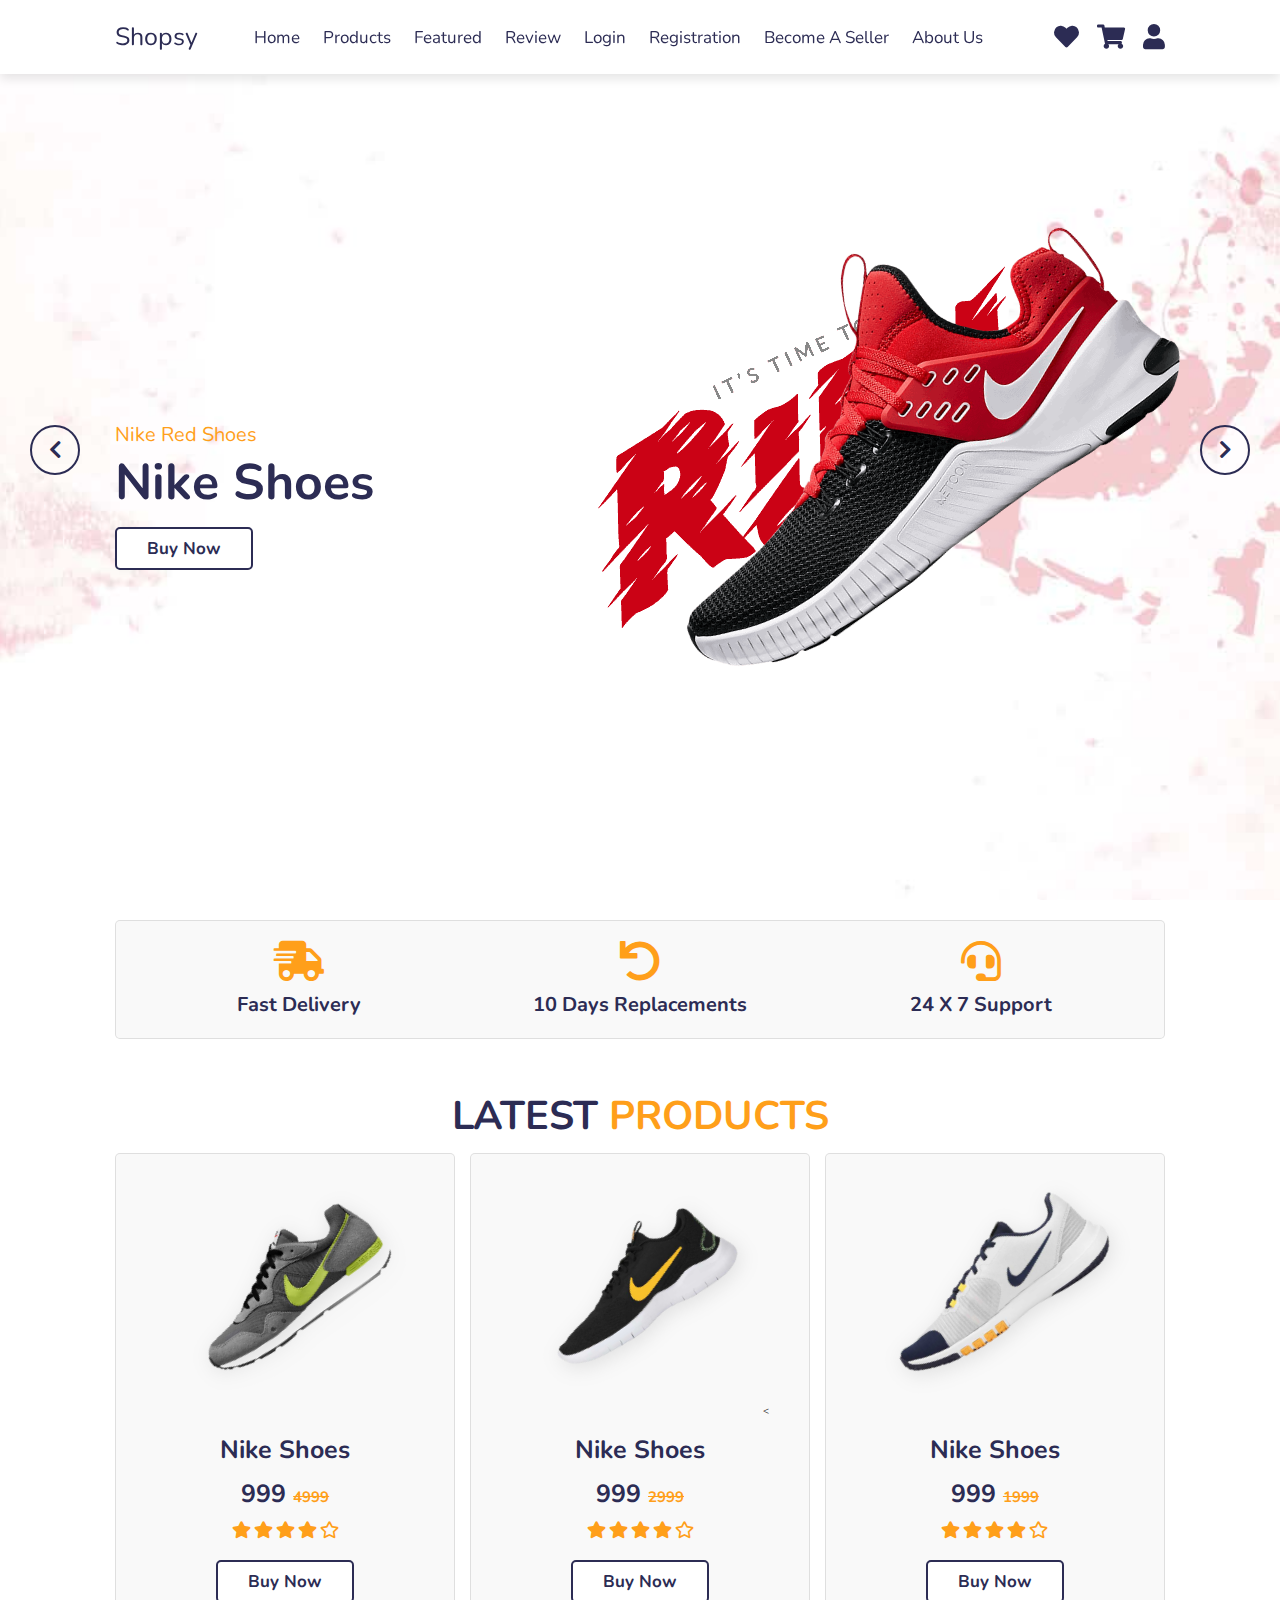
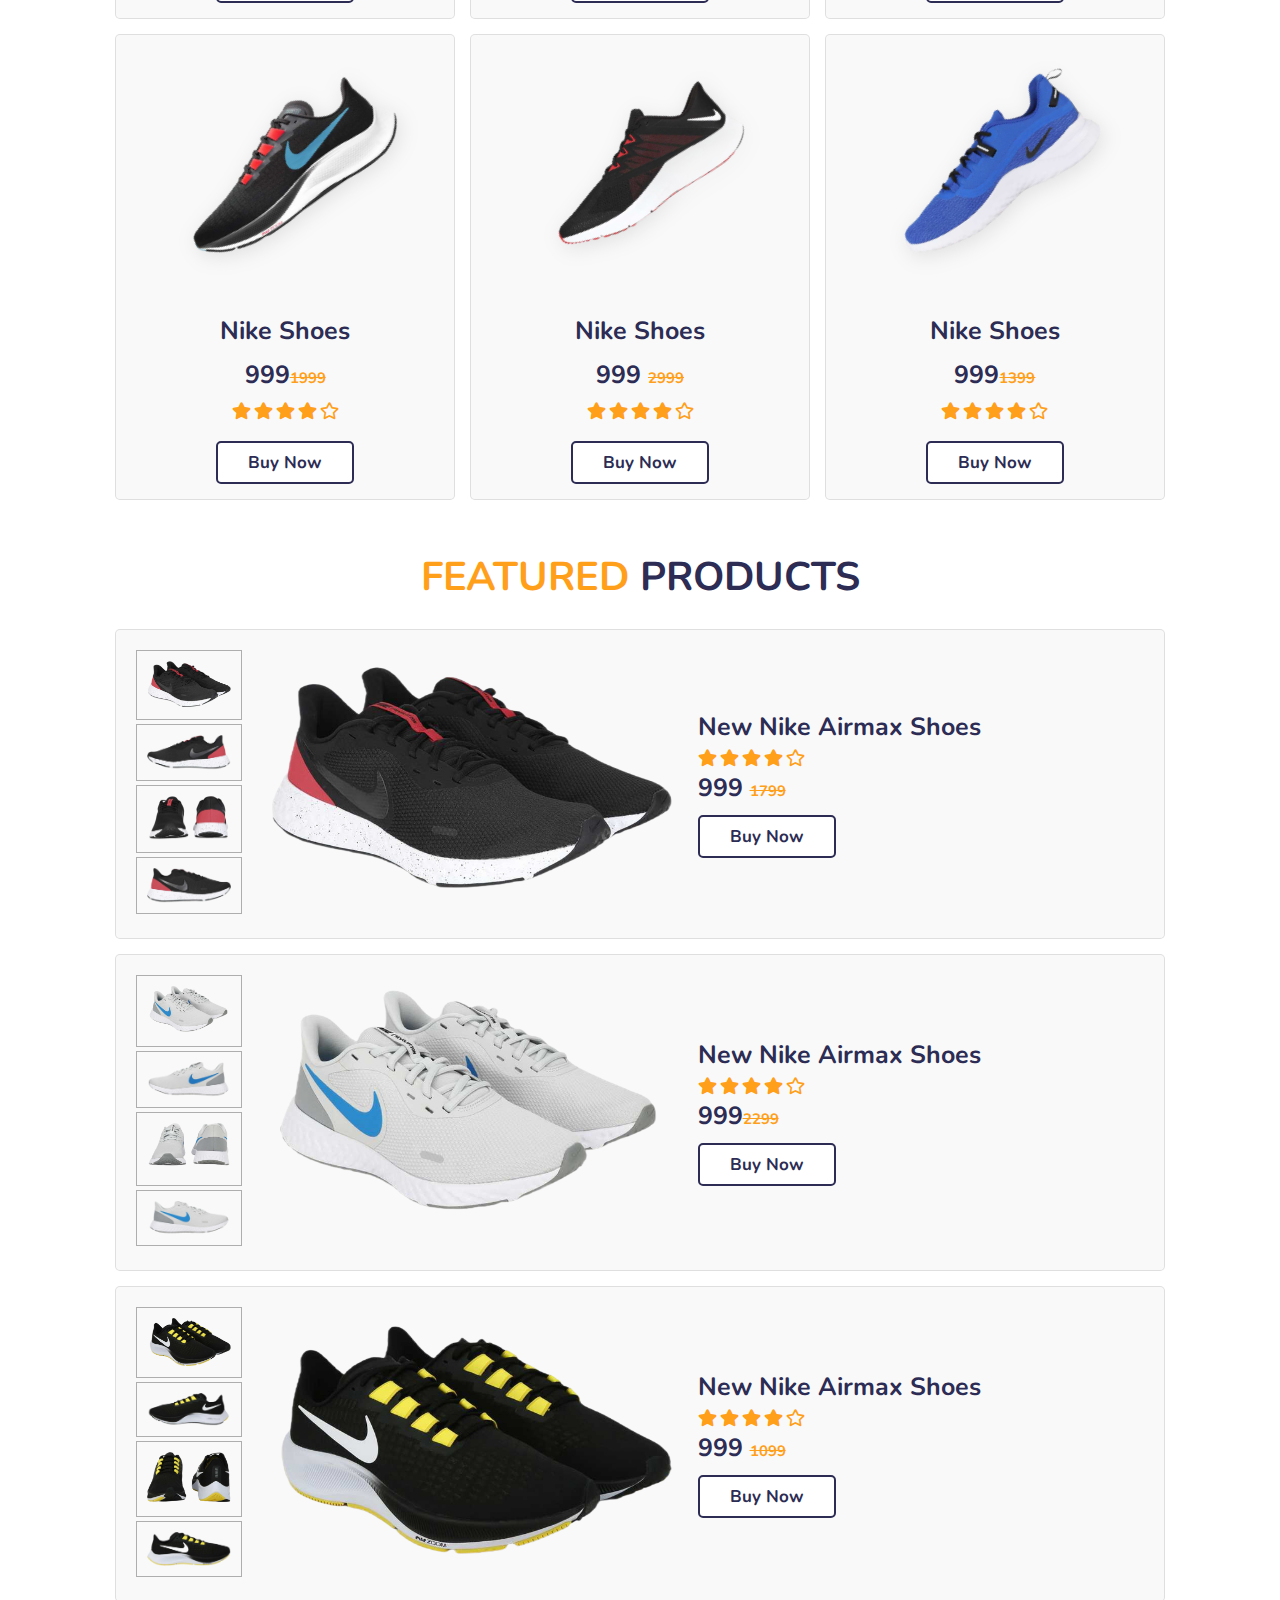
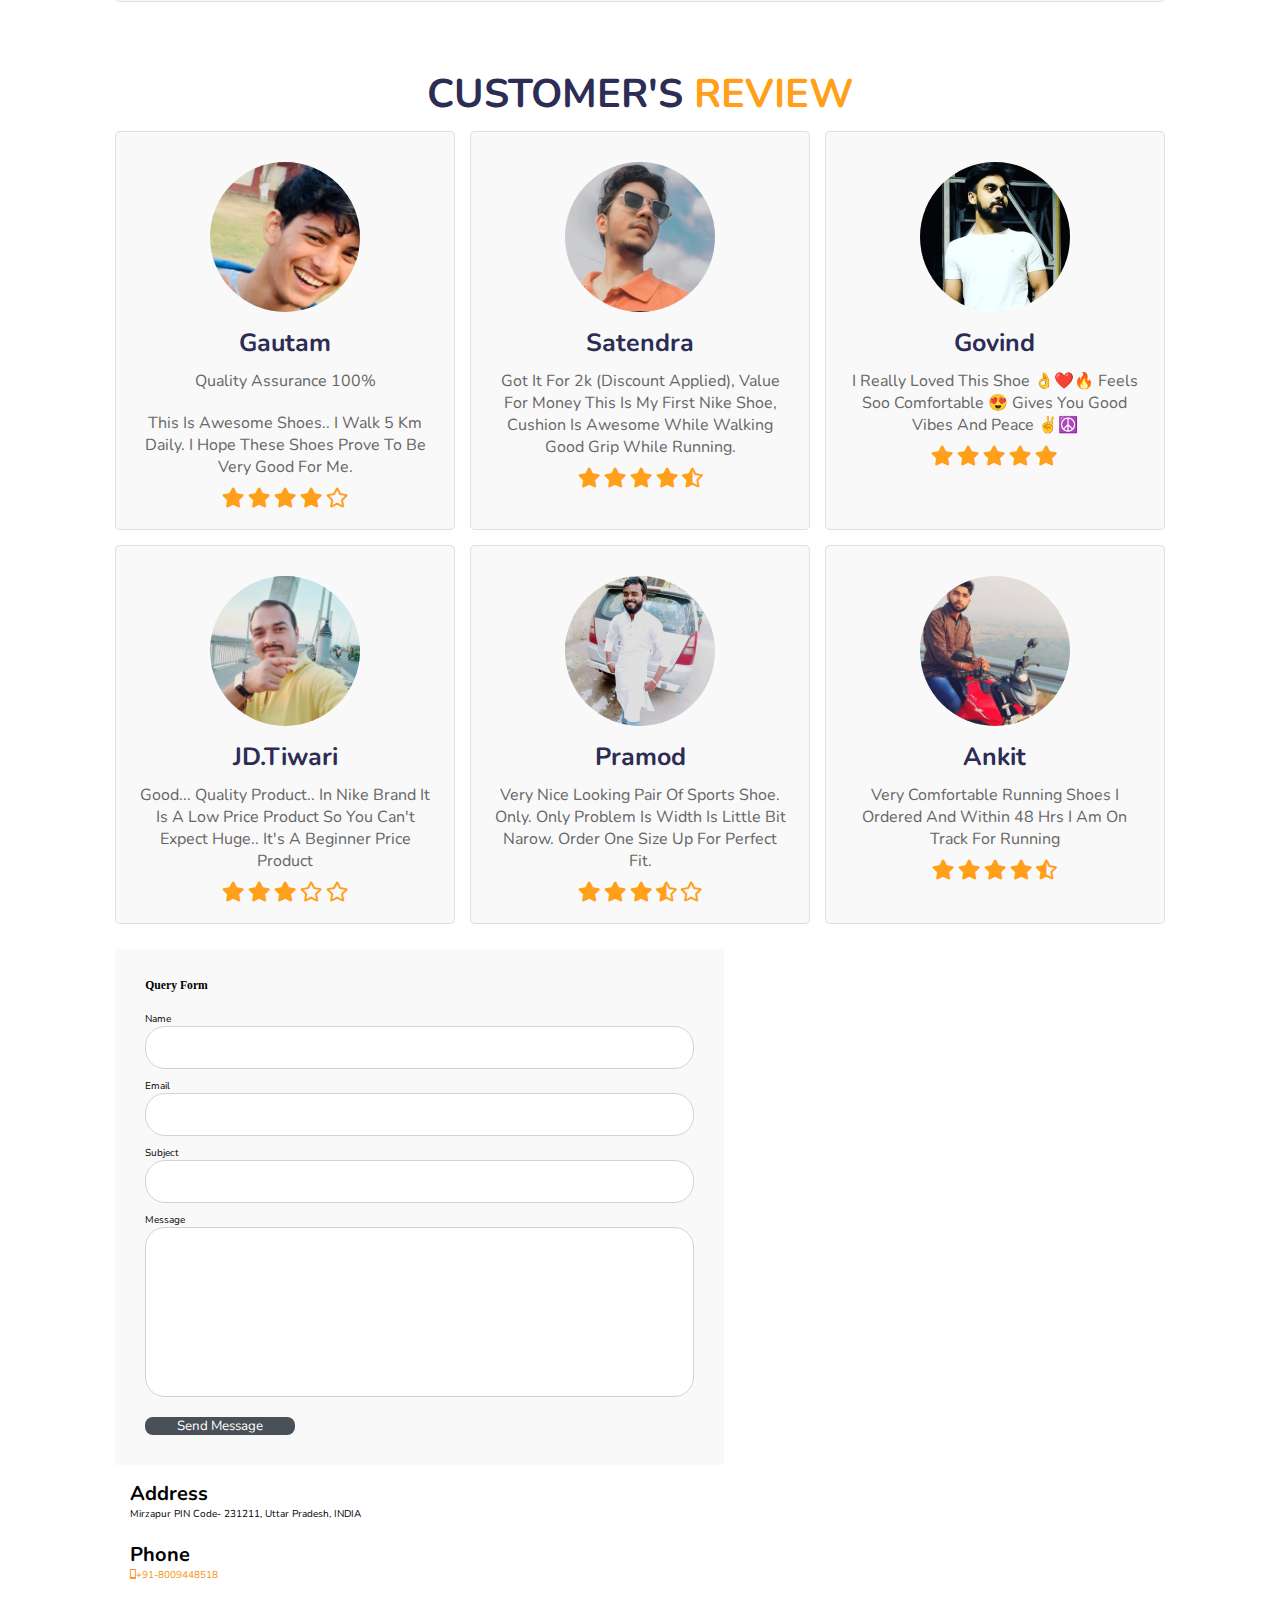
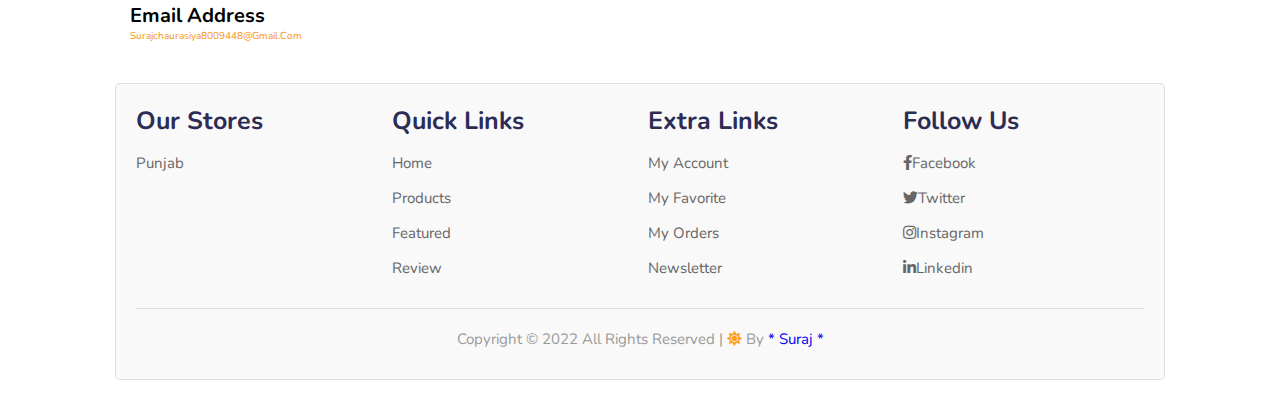
<file: index.html>
<!DOCTYPE html>
<html lang="en">

<head>
    <meta charset="UTF-8">
    <meta name="viewport" content="width=device-width, initial-scale=1.0">
    <title>Shopsy</title>

    <!-- font awesome cdn link  -->
    <link rel="stylesheet" href="https://cdnjs.cloudflare.com/ajax/libs/font-awesome/5.15.3/css/all.min.css">

    <!-- custom css file link  -->
    <link rel="stylesheet" href="style.css">
    <style>
        #contact {
            /* background: #f8f9fa; */
            background: #f9f9f9;
            padding: 4rem 0 8rem;
        }

        #contact h1 {
            text-align: center;
            margin-bottom: 4rem;
        }

        .contact.box-container {
            border: .1rem solid rgba(0, 0, 0, .1);
            border-radius: .5rem;
            background: #f9f9f9;
            padding: 2rem;
            display: flex;
            flex-wrap: wrap;
            gap: 1.5rem;
        }

        #form-container {
            width: 58%;
            background: #f9f9f9;
            padding: 3rem;
            box-sizing: border-box;
            height: 0%;
        }

        #form-container h3 {
            color: #000;
            font-family: "Playfair Display", serif;
            margin-bottom: 2rem;
        }

        #form-container label {
            display: block;
            color: #000;
            margin-top: 1rem;
        }

        #form-container input,
        #form-container textarea {
            display: block;
            border-radius: 20px;
            padding: 10px;
            border: 1px solid #ced4da;
            width: 100%;
            box-sizing: border-box;
            height: 43px;
            font-family: "Roboto", "Helvetica", "Sans-serif";
            font-size: 1rem;
            color: #495057;
        }

        #form-container textarea {
            height: 170px;
            margin-bottom: 2rem;
            resize: none;
        }

        #address-container {
            width: 38%;
            background: #fff;
            padding: 1.5rem;
            box-sizing: border-box;
            height: 0%;
        }

        #address-container label {
            font-weight: 700;
            display: block;
            margin-top: 2rem;
        }

        #address-container label:first-child {
            margin-top: 0;
        }

        #address-container address {
            margin-bottom: 1.5rem;
            font-style: normal;
        }

        #address-container a {
            text-decoration: none;
            color: #f69314;
        }

        #address-container a:hover {
            text-decoration: underline;
        }
    </style>

</head>

<body>

    <!-- header section starts  -->

    <header>

        <div id="menu-bar" class="fas fa-bars"></div>

        <a href="#" class="logo">Shopsy </a>

        
        <nav class="navbar">
            <a href="#home">home</a>
            <a href="#products">products</a>
            <a href="#featured">featured</a>
            <a href="#review">review</a>
            <a href="login.html">login</a>
            <a href="registration.html">registration</a>
            <a href="seller.html">Become a Seller</a>
            <a href="about_us.html">About Us</a>
        </nav>
       <div class="icons">
            <a href="#" class="fas fa-heart"></a>
            <a href="#" class="fas fa-shopping-cart"></a>
            <a href="profile.html" class="fas fa-user"></a>
        </div>

    </header>

    <!-- header section ends -->

    <!-- home section starts  -->

    <section class="home" id="home">

        <div class="slide-container active">
            <div class="slide">
                <div class="content">
                    <span>Nike red shoes</span>
                    <h3>Nike shoes</h3>
                    <!-- <p>Lorem ipsum dolor sit amet consectetur adipisicing elit. Repellat maiores et eos eaque veritatis aut laboriosam earum dolorem iste atque.</p> -->
                    <a href="https://rzp.io/i/A6Nuc1aMHj" class="btn">Buy Now</a>
                </div>
                <div class="image">
                    <img src="images/home-shoe-1.png" class="shoe" alt="">
                    <img src="images/home-text-1.png" class="text" alt="">
                </div>
            </div>
        </div>

        <div class="slide-container">
            <div class="slide">
                <div class="content">
                    <span>nike blue shoes</span>
                    <h3>Nike shoes</h3>
                    <!-- <p>Lorem ipsum dolor sit amet consectetur adipisicing elit. Repellat maiores et eos eaque veritatis aut laboriosam earum dolorem iste atque.</p> -->
                    <a href="https://rzp.io/i/A6Nuc1aMHj" class="btn">Buy Now</a>
                </div>
                <div class="image">
                    <img src="images/home-shoe-2.png" class="shoe" alt="">
                    <img src="images/home-text-2.png" class="text" alt="">
                </div>
            </div>
        </div>

        <div class="slide-container">
            <div class="slide">
                <div class="content">
                    <span>Nike yellow shoes</span>
                    <h3>Nike shoes</h3>
                    <!-- <p>Lorem ipsum dolor sit amet consectetur adipisicing elit. Repellat maiores et eos eaque veritatis aut laboriosam earum dolorem iste atque.</p> -->
                    <a href="https://rzp.io/i/A6Nuc1aMHj" class="btn">Buy Now</a>
                </div>
                <div class="image">
                    <img src="images/home-shoe-3.png" class="shoe" alt="">
                    <img src="images/home-text-3.png" class="text" alt="">
                </div>
            </div>
        </div>

        <div id="prev" class="fas fa-chevron-left" onclick="prev()"></div>
        <div id="next" class="fas fa-chevron-right" onclick="next()"></div>

    </section>

    <!-- home section ends -->

    <!-- service section starts  -->

    <section class="service">

        <div class="box-container">

            <div class="box">
                <i class="fas fa-shipping-fast"></i>
                <h3>fast delivery</h3>
                <!-- <p>Lorem ipsum dolor sit, amet consectetur adipisicing elit. Illum, fugit.</p> -->
            </div>

            <div class="box">
                <i class="fas fa-undo"></i>
                <h3>10 days replacements</h3>
                <!-- <p>Lorem ipsum dolor sit, amet consectetur adipisicing elit. Illum, fugit.</p> -->
            </div>

            <div class="box">
                <i class="fas fa-headset"></i>
                <h3>24 x 7 support</h3>
                <!-- <p>Lorem ipsum  dolor sit, amet consectetur adipisicing elit. Illum, fugit.</p> -->
            </div>

        </div>

    </section>

    <!-- service section ends -->

    <!-- products section starts  -->

    <section class="products" id="products">

        <h1 class="heading"> latest <span>products</span> </h1>

        <div class="box-container">

            <div class="box">
                <div class="icons">
                    <a href="#" class="fas fa-heart"></a>
                    <a href="#" class="fas fa-share"></a>
                    <a href="#" class="fas fa-eye"></a>
                </div>
                <img src="images/product-1.png" alt="">
                <div class="content">
                    <h3>nike shoes</h3>
                    <div class="price">999 <span>4999</span></div>
                    <div class="stars">
                        <i class="fas fa-star"></i>
                        <i class="fas fa-star"></i>
                        <i class="fas fa-star"></i>
                        <i class="fas fa-star"></i>
                        <i class="far fa-star"></i>
                    </div>
                    <a href="https://rzp.io/i/hcd2gsD" class="btn">Buy Now</a>
                </div>
            </div>

            <div class="box">
                <div class="icons">
                    <a href="#" class="fas fa-heart"></a>
                    <a href="#" class="fas fa-share"></a>
                    <a href="#" class="fas fa-eye"></a>
                </div>
                <img src="images/product-2.png" alt="">
                <<div class="content">
                    <h3>nike shoes</h3>
                    <div class="price">999 <span>2999</span></div>
                    <div class="stars">
                        <i class="fas fa-star"></i>
                        <i class="fas fa-star"></i>
                        <i class="fas fa-star"></i>
                        <i class="fas fa-star"></i>
                        <i class="far fa-star"></i>
                    </div>
                    <a href="https://rzp.io/i/A6Nuc1aMHj" class="btn">Buy Now</a>
            </div>
        </div>

        <div class="box">
            <div class="icons">
                <a href="#" class="fas fa-heart"></a>
                <a href="#" class="fas fa-share"></a>
                <a href="#" class="fas fa-eye"></a>
            </div>
            <img src="images/product-3.png" alt="">
            <div class="content">
                <h3>nike shoes</h3>
                <div class="price">999 <span>1999</span></div>
                <div class="stars">
                    <i class="fas fa-star"></i>
                    <i class="fas fa-star"></i>
                    <i class="fas fa-star"></i>
                    <i class="fas fa-star"></i>
                    <i class="far fa-star"></i>
                </div>
                <a href="https://rzp.io/i/A6Nuc1aMHj" class="btn">Buy Now</a>
            </div>
        </div>

        <div class="box">
            <div class="icons">
                <a href="#" class="fas fa-heart"></a>
                <a href="#" class="fas fa-share"></a>
                <a href="#" class="fas fa-eye"></a>
            </div>
            <img src="images/product-4.png" alt="">
            <div class="content">
                <h3>nike shoes</h3>
                <div class="price">999<span>1999</span></div>
                <div class="stars">
                    <i class="fas fa-star"></i>
                    <i class="fas fa-star"></i>
                    <i class="fas fa-star"></i>
                    <i class="fas fa-star"></i>
                    <i class="far fa-star"></i>
                </div>
                <a href="https://rzp.io/i/A6Nuc1aMHj" class="btn">Buy Now</a>
            </div>
        </div>

        <div class="box">
            <div class="icons">
                <a href="#" class="fas fa-heart"></a>
                <a href="#" class="fas fa-share"></a>
                <a href="#" class="fas fa-eye"></a>
            </div>
            <img src="images/product-5.png" alt="">
            <div class="content">
                <h3>nike shoes</h3>
                <div class="price">999 <span>2999</span></div>
                <div class="stars">
                    <i class="fas fa-star"></i>
                    <i class="fas fa-star"></i>
                    <i class="fas fa-star"></i>
                    <i class="fas fa-star"></i>
                    <i class="far fa-star"></i>
                </div>
                <a href="https://rzp.io/i/A6Nuc1aMHj" class="btn">Buy Now</a>
            </div>
        </div>

        <div class="box">
            <div class="icons">
                <a href="#" class="fas fa-heart"></a>
                <a href="#" class="fas fa-share"></a>
                <a href="#" class="fas fa-eye"></a>
            </div>
            <img src="images/product-6.png" alt="">
            <div class="content">
                <h3>nike shoes</h3>
                <div class="price">999<span>1399</span></div>
                <div class="stars">
                    <i class="fas fa-star"></i>
                    <i class="fas fa-star"></i>
                    <i class="fas fa-star"></i>
                    <i class="fas fa-star"></i>
                    <i class="far fa-star"></i>
                </div>
                <a href="https://rzp.io/i/A6Nuc1aMHj" class="btn">Buy Now</a>
            </div>
        </div>

        </div>

    </section>

    <!-- products section ends -->

    <!-- featured section starts  -->

    <section class="featured" id="featured">

        <h1 class="heading"> <span>featured</span> products </h1>

        <div class="row">
            <div class="image-container">
                <div class="small-image">
                    <img src="images/f-img-1.1.png" class="featured-image-1" alt="">
                    <img src="images/f-img-1.2.png" class="featured-image-1" alt="">
                    <img src="images/f-img-1.3.png" class="featured-image-1" alt="">
                    <img src="images/f-img-1.4.png" class="featured-image-1" alt="">
                </div>
                <div class="big-image">
                    <img src="images/f-img-1.1.png" class="big-image-1" alt="">
                </div>
            </div>
            <div class="content">
                <h3>new nike airmax shoes</h3>
                <div class="stars">
                    <i class="fas fa-star"></i>
                    <i class="fas fa-star"></i>
                    <i class="fas fa-star"></i>
                    <i class="fas fa-star"></i>
                    <i class="far fa-star"></i>
                </div>
                <!-- <p>Lorem ipsum dolor sit amet consectetur adipisicing elit. Dicta facilis praesentium odit voluptas illum iure libero quis fuga commodi. Autem.</p> -->
                <div class="price">999 <span>1799</span></div>
                <a href="https://rzp.io/i/A6Nuc1aMHj" class="btn">Buy Now</a>
            </div>
        </div>

        <div class="row">
            <div class="image-container">
                <div class="small-image">
                    <img src="images/f-img-2.1.png" class="featured-image-2" alt="">
                    <img src="images/f-img-2.2.png" class="featured-image-2" alt="">
                    <img src="images/f-img-2.3.png" class="featured-image-2" alt="">
                    <img src="images/f-img-2.4.png" class="featured-image-2" alt="">
                </div>
                <div class="big-image">
                    <img src="images/f-img-2.1.png" class="big-image-2" alt="">
                </div>
            </div>
            <div class="content">
                <h3>new nike airmax shoes</h3>
                <div class="stars">
                    <i class="fas fa-star"></i>
                    <i class="fas fa-star"></i>
                    <i class="fas fa-star"></i>
                    <i class="fas fa-star"></i>
                    <i class="far fa-star"></i>
                </div>
                <!-- <p>Lorem ipsum dolor sit amet consectetur adipisicing elit. Dicta facilis praesentium odit voluptas illum iure libero quis fuga commodi. Autem.</p> -->
                <div class="price">999<span>2299</span></div>
                <a href="#" class="btn">Buy Now</a>
            </div>
        </div>

        <div class="row">
            <div class="image-container">
                <div class="small-image">
                    <img src="images/f-img-3.1.png" class="featured-image-3" alt="">
                    <img src="images/f-img-3.2.png" class="featured-image-3" alt="">
                    <img src="images/f-img-3.3.png" class="featured-image-3" alt="">
                    <img src="images/f-img-3.4.png" class="featured-image-3" alt="">
                </div>
                <div class="big-image">
                    <img src="images/f-img-3.1.png" class="big-image-3" alt="">
                </div>
            </div>
            <div class="content">
                <h3>new nike airmax shoes</h3>
                <div class="stars">
                    <i class="fas fa-star"></i>
                    <i class="fas fa-star"></i>
                    <i class="fas fa-star"></i>
                    <i class="fas fa-star"></i>
                    <i class="far fa-star"></i>
                </div>
                <!-- <p>Lorem ipsum dolor sit amet consectetur adipisicing elit. Dicta facilis praesentium odit voluptas illum iure libero quis fuga commodi. Autem.</p> -->
                <div class="price">999 <span>1099</span></div>
                <a href="https://rzp.io/i/A6Nuc1aMHj" class="btn">Buy Now</a>
            </div>
        </div>


    </section>

    <!-- featured section ends -->

    <!-- review section starts  -->

    <section class="review" id="review">

        <h1 class="heading"> customer's <span>review</span> </h1>

        <div class="box-container">

            <div class="box">
                <img src="images/Gautam.jpeg" alt="">
                <h3>Gautam</h3>
                <p>Quality assurance 100% </p>

                <p>This is awesome shoes.. I walk 5 km daily. I hope these shoes prove to be very good for me.
                </p>
                <div class="stars">
                    <i class="fas fa-star"></i>
                    <i class="fas fa-star"></i>
                    <i class="fas fa-star"></i>
                    <i class="fas fa-star"></i>
                    <i class="far fa-star"></i>
                </div>
            </div>

            <div class="box">
                <img src="images/Satendra.jpeg" alt="">
                <h3>Satendra</h3>
                <p>Got it for 2k (discount applied), Value for money
                    This is my first nike shoe, cushion is awesome while walking
                    Good grip while running.</p>
                <div class="stars">
                    <i class="fas fa-star"></i>
                    <i class="fas fa-star"></i>
                    <i class="fas fa-star"></i>
                    <i class="fas fa-star"></i>
                    <i class="fas fa-star-half-alt"></i>
                </div>
            </div>

            <div class="box">
                <img src="images/Govind.jpeg" alt="">
                <h3>Govind</h3>
                <p>I Really Loved this shoe 👌❤️🔥
                    Feels soo comfortable 😍
                    Gives you good vibes and peace ✌️☮️</p>
                <div class="stars">
                    <i class="fas fa-star"></i>
                    <i class="fas fa-star"></i>
                    <i class="fas fa-star"></i>
                    <i class="fas fa-star"></i>
                    <i class="fas fa-star"></i>
                </div>
            </div>


            <!-- repeat -->


            <div class="box">
                <img src="images/JD.jpeg" alt="">
                <h3>JD.Tiwari</h3>
                <p>Good... Quality product..
                    In Nike brand it is a low price product
                    So you can't expect huge.. it's a beginner price product</p>
                <div class="stars">
                    <i class="fas fa-star"></i>
                    <i class="fas fa-star"></i>
                    <i class="fas fa-star"></i>
                    <i class="far fa-star"></i>
                    <i class="far fa-star"></i>
                </div>
            </div>


            <div class="box">
                <img src="images/Pramod.jpeg" alt="">
                <h3>Pramod</h3>
                <p>Very nice looking pair of sports shoe. Only. Only problem is width is little bit narow. Order one size up for perfect fit.</p>
                <div class="stars">
                    <i class="fas fa-star"></i>
                    <i class="fas fa-star"></i>
                    <i class="fas fa-star"></i>
                    <i class="fas fa-star-half-alt"></i>
                    <i class="far fa-star"></i>

                </div>
            </div>


            <div class="box">
                <img src="images/Ankit.jpeg" alt="">
                <h3>Ankit</h3>
                <p>Very comfortable running shoes
                    I ordered and within 48 hrs I am on track for running</p>

                <div class="stars">
                    <i class="fas fa-star"></i>
                    <i class="fas fa-star"></i>
                    <i class="fas fa-star"></i>
                    <i class="fas fa-star"></i>
                    <i class="fas fa-star-half-alt"></i>
                </div>
            </div>
        </div>
    </section>


    <!-- <section id="contact"> -->
        <section class="newsletter">

        <!-- <div class="content">  -->
        <!-- <h3>monthly newsletter</h3> -->
        <!-- <p>Lorem ipsum dolor sit, amet consectetur adipisicing elit. Earum ullam veniam at itaque culpa hic corporis saepe dicta doloremque nihil.</p> -->
        <!-- <form action=""> -->
        <!-- <input type="email" placeholder="enter your email" class="box">
            <input type="submit" value="send" class="btn">



         </form> -->
        <!-- </div> -->

        <div class="container">
            <!-- <h1>Contacts Us</h1> -->
            <div class="box-container">
                <div id="form-container">
                    <h3>Query Form</h3>

                    <form action="#" method="post">
                        <label for="name">Name</label>
                        <input type="text" name="name" id="name" />

                        <label for="email">Email</label>
                        <input type="text" name="email" id="email" />

                        <label for="subject">Subject</label>
                        <input type="text" name="subject" id="subject" />

                        <label for="message">Message</label>
                        <textarea name="message" id="message" cols="30" rows="10"></textarea>

                        <button class="rounded">Send Message</button>
                    </form>
                </div>

                <div id="address-container">
                    <label><h1>Address</h1></label>
                    <address>
                        Mirzapur PIN Code- 231211, Uttar Pradesh, INDIA
                    </address>

                    <label><h1>Phone</h1></label>
                    <a href="#"><span class="fas fa-mobile-alt"></span>+91-8009448518</a>

                    <label><h1>Email Address</h1></label>
                    <a href="#"><span class="fas fa-email-alt"></span>surajchaurasiya8009448@gmail.com</a>
                </div>
            </div>
        </div>

    </section>
    <!-- newsletter section ends -->

    <!-- footer section  -->

    <section class="footer">

        <div class="box-container">

            <div class="box">
                <h3>our stores</h3>
                <a href="#">Punjab</a>
                <!-- <a href="#">Uttar Pradesh</a>
            <a href="#">Punjab</a>
            <a href="#"></a>
            <a href="#">india</a>
            <a href="#">USA</a>
            <a href="#">japan</a>
            <a href="#">paris</a> -->
            </div>

            <div class="box">
                <h3>quick links</h3>
                <a href="#">home</a>
                <a href="#">products</a>
                <a href="#">featured</a>
                <a href="#">review</a>
            </div>

            <div class="box">
                <h3>extra links</h3>
                <a href="#"><span class="fab fa-account"></span>my account</a>
                <a href="#"><span class="fas fa-"></span>my favorite</a>
                <a href="#"><span class="fab fa-order"></span>my orders</a>
                <a href="#"><span class="fab fa-news-N"></span>newsletter</a>
            </div>

            <div class="box">
                <h3>follow us</h3>
                <a href="https://www.facebook.com/profile.php?id=100082384810182"><span class="fab fa-facebook-f"></span>facebook</a>
                <a href="#"><span class="fab fa-twitter"></span>twitter</a>
                <a href="https://www.instagram.com/apni00r/"><span class="fab fa-instagram"></span>instagram</a>
                <a href="#"><span class="fab fa-linkedin-in"></span>linkedin</a>
            </div>

            <!-- <div class="credit">created by <span> suraj </span> | all rights reserved</div> -->
            <div class="credit">Copyright &copy; 2022 All rights reserved | <span class="fa fa-sun"></span> by <a href="#">* Suraj *</a></div>

        </div>

    </section>


















    <!-- custom js file link  -->
    <script src="script.js"></script>

</body>

</html>
</file>
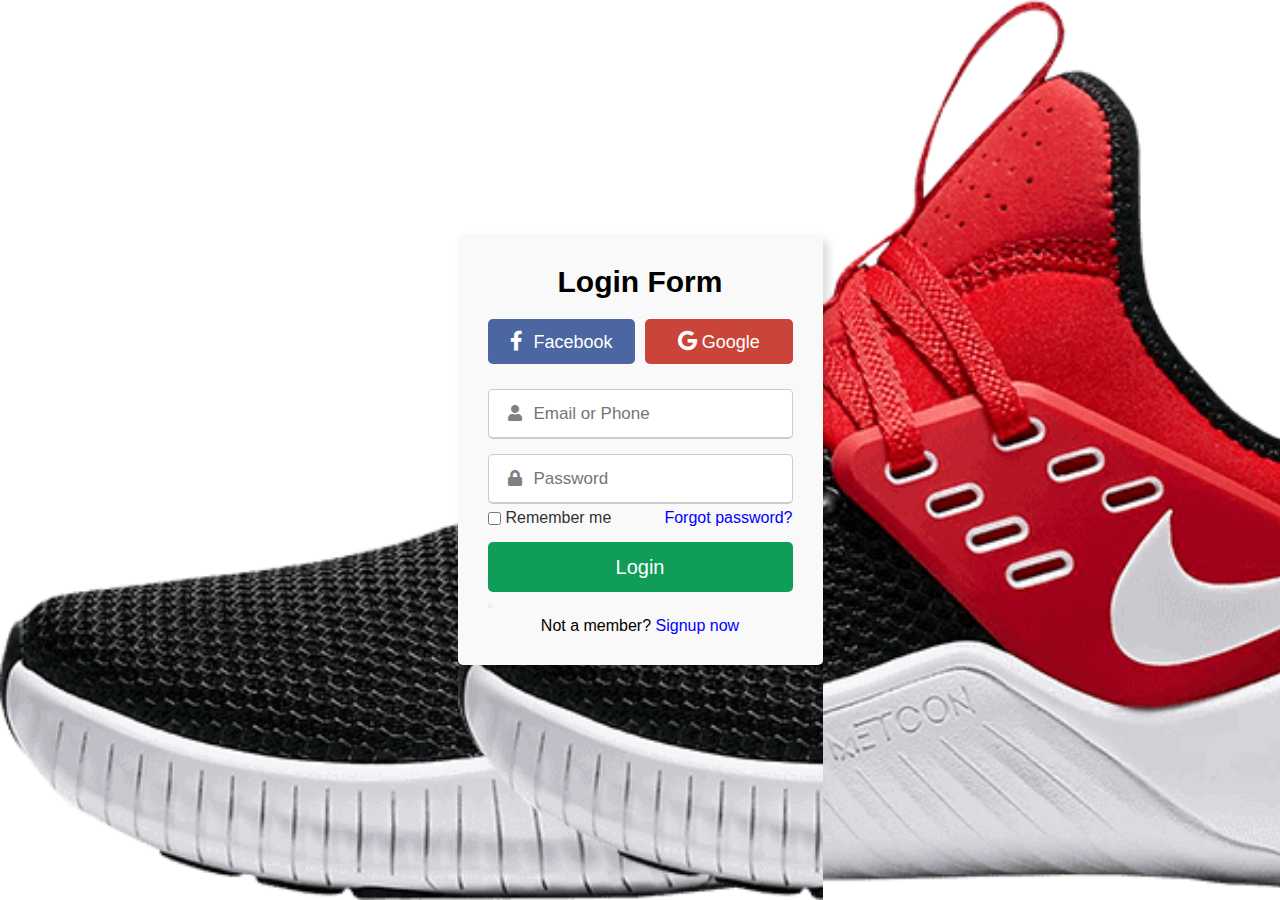
<file: login.html>
<!DOCTYPE html>
<!-- Created By CodingLab - www.codinglabweb.com -->
<html lang="en" dir="ltr">
  <head>
    <meta charset="UTF-8">
   <!---- <title> Login Form | CodingLab </title>--->
    <link rel="stylesheet" href="style2.css">
   <link rel="stylesheet" href="https://cdnjs.cloudflare.com/ajax/libs/font-awesome/5.15.2/css/all.min.css"/>
   </head>
<body>
  <div class="main_div">
    <!-- <img src="images/Ankit.jpeg" alt=""> -->
    <div class="title">Login Form</div>
    <div class="social_icons">
      <a href="#"><i class="fab fa-facebook-f"></i> <span>Facebook</span></a>
      <a href="#"><i class="fab fa-google"></i><span>Google</span></a>
    </div>
    <form action="#">
      <div class="input_box">
        <input type="text" placeholder="Email or Phone" required>
        <div class="icon"><i class="fas fa-user"></i></div>
      </div>
      <div class="input_box">
        <input type="password" placeholder="Password" required>
        <div class="icon"><i class="fas fa-lock"></i></div>
      </div>
      <div class="option_div">
        <div class="check_box">
          <input type="checkbox">
          <span>Remember me</span>
        </div>
        <div class="forget_div">
          <a href="#">Forgot password?</a>
        </div>
      </div>
      <div class="input_box button">
        <input type="submit" value="Login">
        <button class="btn btn-green signin-button" type="submit"></button>
      </div>
      <div class="sign_up">
        Not a member? <a href="registration.html">Signup now</a>
      </div>
    </form>
  </div>
  
</body>
</html>
</file>
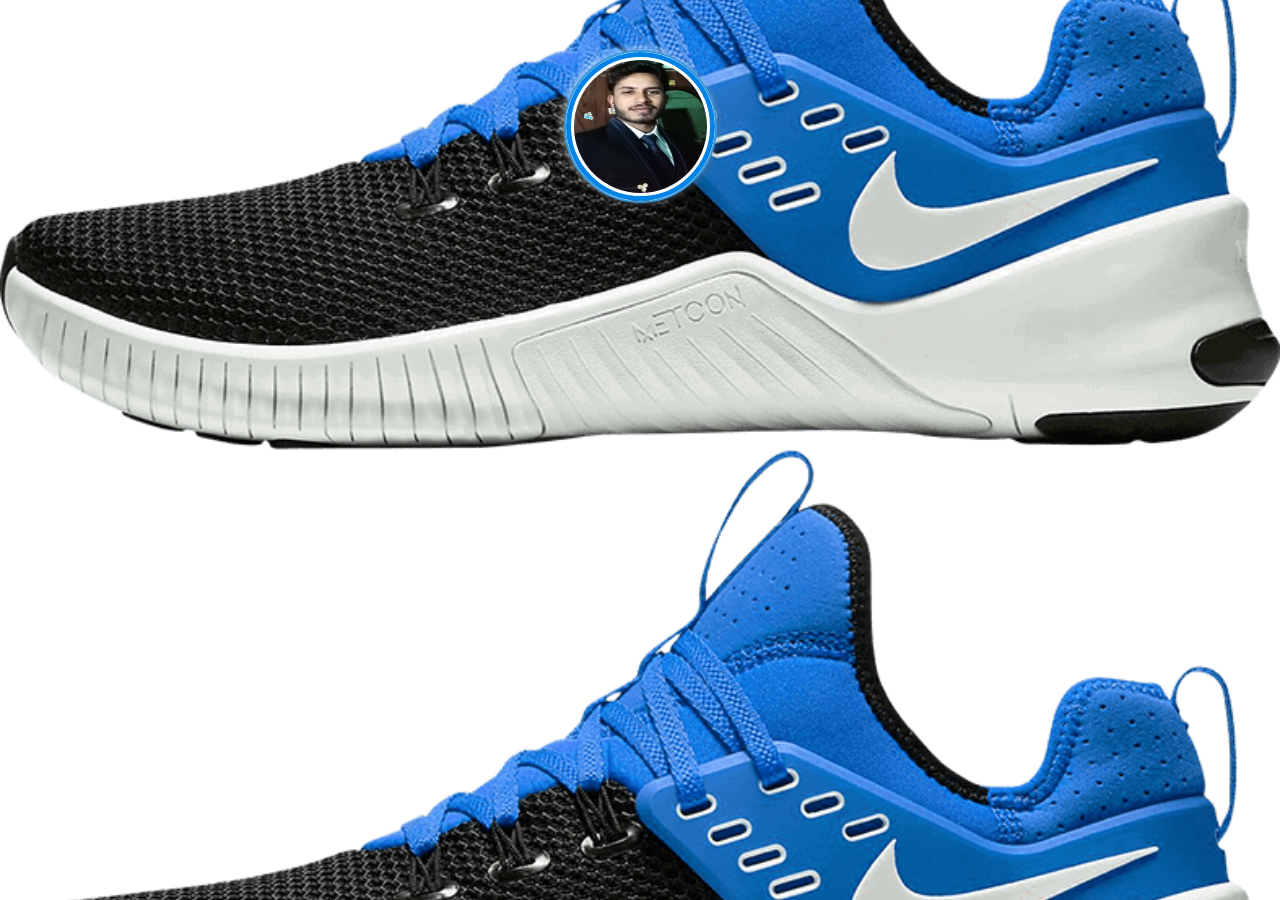
<file: profile.html>
<!DOCTYPE html>
<html>
<head>
<title>Profile</title>
<style>
    body{
        background-image:url('images/home-shoe-2.png');
        background-size: cover;
        background-position:right;
    /* background-color:#1C2833; */
    }
    *:focus{
    outline: none;
    }
    .box{
    box-sizing: border-box;
    width: 153px;
    height: 153px;
    border:2px solid #3498db;
    box-shadow: -3px -3px 7px #ffffff73,
    3px 3px 5px rgba(94,104,121,0.288);
    border-radius: 50%;
    background-color:#f9f9f9;
    margin-top: 50px;
    overflow: hidden;
    transition: all 1s;
    }
    .box:hover{
    width: 360px;
    height: 600px;
    border-radius: 5px;
    }
    img{
    box-sizing: border-box;
    width:149px;
    height:149px;
    border-radius:50%;
    margin:0;
    border:5px solid #0082e6;
    padding: 3px;
    background-color: white;
    overflow: hidden;
    transition: all 1s;
    
    }
    .box:hover img{
    width: 100px;
    height: 100px;
    margin:20px 35% ;
    }
    hr{
    width:500px;
    line-height:20px;
    margin:10px 10px 10px 10px;
    }
    input[type="text"],
    input[type="email"],
    input[type="number"] {
    display: block;
    box-sizing: border-box;
    color: #3498db;
    margin-bottom: 30px;
    padding: 4px;
    width: 220px;
    height: 32px;
    border: none;
    border-bottom: 1px solid #0082e6;
    font-family: 'Roboto', sans-serif;
    font-weight: 400;
    font-size: 15px;
    transition: 0.2s ease;
    background: none;
    }
    input[type="text"]{
    margin-top: 25px;
    }
    input[type="text"]:focus,
    input[type="email"]:focus,
    input[type="number"]:focus {
    border-bottom: 2px solid #3498db;
    border-bottom-right-radius:20px;
    color: #3498db;
    transition: 0.2s ease;
    background: #f9f9f9;
    border-top: none;
    }
    
    
    button{
    border:1px solid #3498db;
    background-color:black;
    color:white;
    height: 30px;
    width: 100px;
    border-radius: 5px;
    left:0;
    margin:0px;
    transition: all .3s;
    }
    button:hover{
    transform: scale(1.1);
    background-color: #566573;
    }
    input[type="file"]{
    display:none;
    }
    label{
    box-sizing: border-box;
    width:40px;
    height:20px;
    background-color:black;
    color:white;
    border:1px solid #3498db;
    background-color:black;
    color:white;
    padding: 4px;
    border-radius: 2px;
    }
    label:hover{
    background-color: #566573;
    transform: scale(1.1);
    }
    </style>
</head>
<body>
<center>
<div class="box">

<input type="file" id="file" name="image" >
<img src="images/logo.jpeg" width="100%" height="100%">
<label for="file">EDIT PIC</label>
<input type="text" placeholder="User Name">
<input type="Email" placeholder="Email ID" name="" >
<input type="number" placeholder="Phone Number" name="" >
<input type="text" placeholder="Date of Birth" name="">
<input type="text" name="" placeholder="Gender">

<button style="float: left;margin: 10px 0 0 18.2%;">CANCEL</button>

<button
name="done" style="float: right;margin:10px 18.2% 0 0;">DONE</button>

</div>


</center>

</body>
</html>
</file>
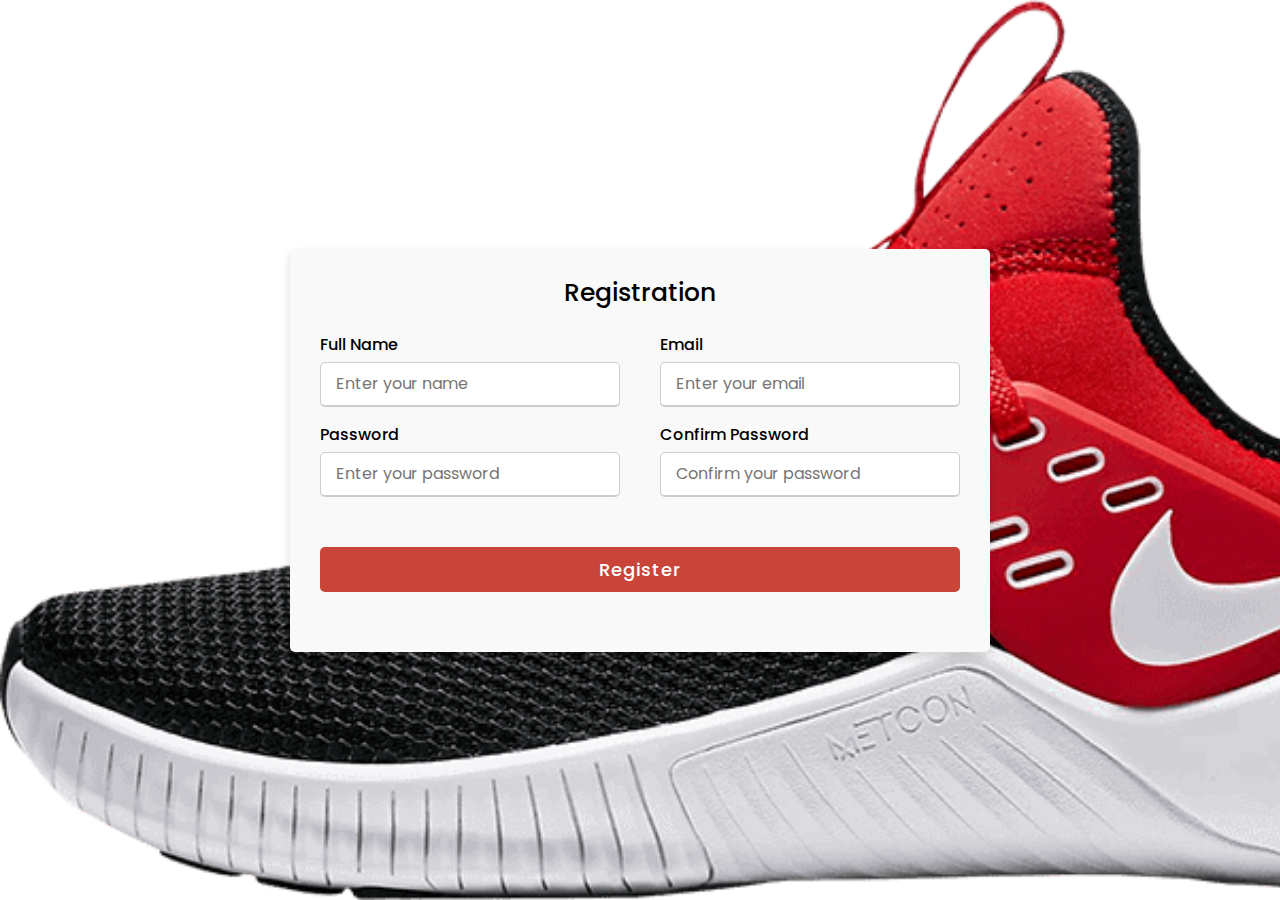
<file: registration.html>
<!DOCTYPE html>
<!-- Created By CodingLab - www.codinglabweb.com -->
<html lang="en" dir="ltr">
  <head>
    <meta charset="UTF-8">
    <!---<title> Responsive Registration Form | CodingLab </title>--->
    <link rel="stylesheet" href="style3.css">
     <meta name="viewport" content="width=device-width, initial-scale=1.0">
     <style>
      body{
        background-image: url('images/home-shoe-1.png');
        display: grid;
        place-items: center;
        background-size: cover;
      }
    </style>
   </head>
<body>
  <div class="container">
    <div class="title">Registration</div>
    <div class="content">
      <form action="#">
        <div class="user-details">
          <div class="input-box">
            <span class="details">Full Name</span>
            <input type="text" placeholder="Enter your name" required>
          </div>
          
          <div class="input-box">
            <span class="details">Email</span>
            <input type="text" placeholder="Enter your email" required>
          </div>
          
          <div class="input-box">
            <span class="details">Password</span>
            <input type="text" placeholder="Enter your password" required>
          </div>
          <div class="input-box">
            <span class="details">Confirm Password</span>
            <input type="text" placeholder="Confirm your password" required>
          </div>
        </div>
        
        <div class="button">
          <input type="submit" value="Register">
        </div>
      </form>
    </div>
  </div>
</body>
</html>
</file>
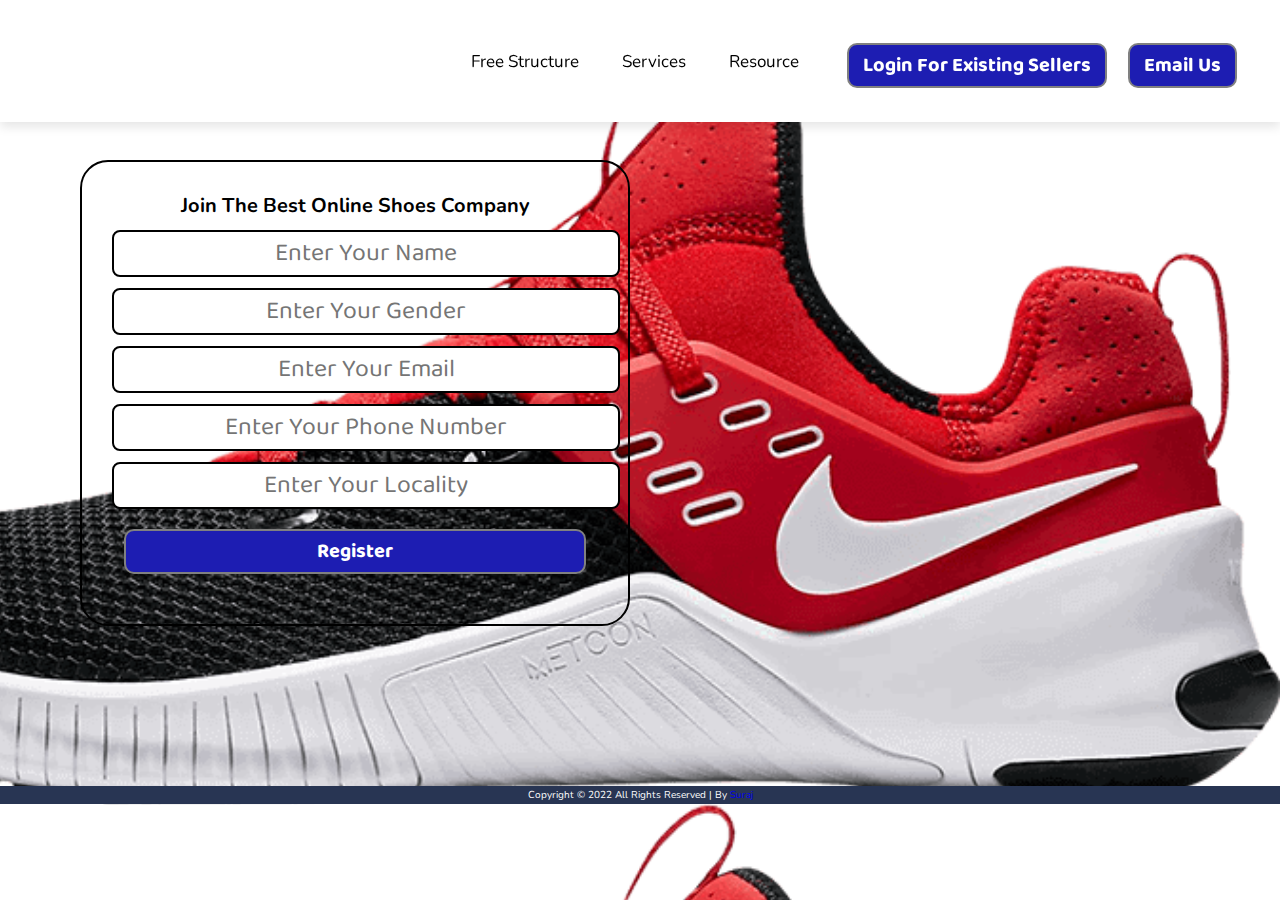
<file: seller.html>
<!DOCTYPE html>
<html lang="en">
<head>
    <meta charset="UTF-8">
    <meta http-equiv="X-UA-Compatible" content="IE=edge">
    <meta name="viewport" content="width=device-width, initial-scale=1.0">
    <link href="https://fonts.googleapis.com/css2?family=Baloo+Bhai+2:wght@500&family=Lato:wght@300&display=swap" rel="stylesheet"> 
    <link rel="stylesheet" href="style.css">
    <title>Sellers</title>
</head>
<style>
    body{
        font-family:'Baloo Bhai 2';
        margin: 0px; 
        padding: 0px;
        /* background:url('img/fit.webp');    */
        color: white;
        background-image:url('images/home-shoe-1.png');
        /* background-repeat: no-repeat; */
        background-size: cover;
        background-position:right;
        
    }
    /* body imgage{
        height: 100%;
    } */
    .left{
        /* border: 2px solid red; */
        display: inline-block;
        position: absolute;
        top: 20px;
        left: 30px;

    }
    .left img {
           width: 136px;
           /* filter:invert(90%); */
           background-color: grey;

    }
    .left div{
        line-height: 19px;
        font-size: 26px;
        text-align: center;
    }
    .mid{
        /* border:2px solid green; */
        display: block;
        width: 36%;
        margin:29px auto ;
    }
    .right{
        /* border: 2px solid yellow; */
        display: inline-block;
        position: absolute;
        right: 34px;
        top: 43px;
    }
    /* header{
        background-color: azure;
    } */
    .navbar{
        display: inline-block;
    }
    .navbar li{
        display: inline-block;
        font-size: 18px;
    }
    .navbar li a{
        color:black;
        text-decoration: none;
        padding: 15px 10px;
    }
    .navbar li a:hover, .navbar li a.active{
        color: white;
        text-decoration: none;
        padding: 15px 10px;
        text-decoration: underline;
        color:rgb(192, 101, 68);
    }
    .btn{
        font-family:'Baloo Bhai 2';
        margin:0 9px ;
        padding:4px 14px ;
        background-color:rgb(29, 29, 178);
        color: white;
        border: 2px solid gray;
        border-radius: 10px;
        font-size: 20px;
        cursor: pointer;
    }
    .btn:hover{
        background-color: rgb(201, 181, 181);
        color:rgb(201, 79, 34);
    }
    .container{
        border:2px solid black ;
        margin: 160px 80px;
        padding: 30px;
        width: 43%;
        border-radius: 28px;
    
    }
    .form-group input{
        font-family:'Baloo Bhai 2';
        text-align: center;
        display: block;
        width: 508px;
        padding: 1px;
        border: 2px solid black;
        margin: 11px auto;
        font-size: 25px;
        border-radius: 8px;
    }
    .container h1{
        text-align: center;
    }
    h1{
        color: black;
    }
    .container button{
        display: block;
        width:95%;
        margin:20px auto;
    }
    footer{
        height: auto;
        text-align: center;
        background-color:#283553;
        color: white;
        margin: 0 0 0 0;
        padding: 2px;
    }
</style>
<body>
    <div class="progress"></div>
    <header class="header">
        <!-- Left box for logo -->
        <!-- <div class="left">
            <img src="images/home-shoe-1.png" alt="">
            <div>Sellers</div>     
        </div> -->
        <!-- mid box for logo -->
        <div class="mid">
            <ul class="navbar">
                <li><a href="active">Free Structure</a></li>
                <li><a href="#">Services</a></li>
                <li><a href="#">Resource</a></li>
                <!-- <li><a href="#">Shopsy</a></li> -->
                <!-- <li><a href="#">Contact Us</a></li> -->
            </ul>
        </div>
        <!-- right box for buttons-->
        <div class="right">
               <button class="btn">login for existing sellers</button>      
               <butoon class="btn">Email Us</butoon>
        </div>
    </header>
    <div class="container">
         <h1>Join the best Online Shoes Company</h1>
         <form action="">
            <div class="form-group">
                <input type="text" name="name" id="name" placeholder="Enter your name">
            </div> 
            <div class="form-group">
                <input type="text" name="gender" id="gender" placeholder="Enter your Gender">
            </div> 
            <div class="form-group">
                <input type="text" name="email" id="email" placeholder="Enter your Email">
            </div> 
            <div class="form-group">
                <input type="int" name="phone" id="phone" placeholder="Enter your Phone number">
            </div> 
            <div class="form-group">
                <input type="text" name="locality" id="locality" placeholder="Enter your Locality">
            </div>
            <button class="btn">Register</button> 
         </form>
    </div>
    <footer class="flex-all-center">
        <p>Copyright &copy; 2022 All rights reserved | <span class="fa fa-sun"></span> by <a href="#">Suraj</a></p>
      </footer>
</body>
</html>
</file>
<file: style.css>
@import url('https://fonts.googleapis.com/css2?family=Nunito:wght@200;300;400;600;700&display=swap');

:root{
  --black:#2c2c54;
  --orange:#ff9f1a;
}

*{
  font-family: 'Nunito', sans-serif;
  margin: 0; padding:0;
  box-sizing: border-box;
  outline: none; border:none;
  text-decoration: none;
  text-transform: capitalize;
  transition: all .2s linear;
}

html{
  font-size: 62.5%;
  overflow-x: hidden;
  scroll-padding-top:6rem;
  scroll-behavior: smooth;
}

section{
  padding:2rem 9%;
}

.heading{
  text-align: center;
  text-transform: uppercase;
  font-size: 4rem;
  color:var(--black);
  padding:1rem;
}

.heading span{
  text-transform: uppercase;
  color:var(--orange);
}

.btn{
  display: inline-block;
  margin-top: 1rem;
  border-radius: .5rem;
  border:.2rem solid var(--black);
  font-weight: bolder;
  font-size: 1.7rem;
  color:var(--black);
  cursor: pointer;
  background:#fff;
  padding:.8rem 3rem;
}

.btn:hover{
  background:var(--orange);
  color:#fff;
}

header{
  position: fixed;
  top:0; left:0; right:0;
  z-index: 1000;
  background:#fff;
  padding:2rem 9%;
  display: flex;
  align-items: center;
  justify-content: space-between;
  box-shadow: 0 .5rem 1rem rgba(0,0,0,.1);
}

header .logo{
  font-size: 2.5rem;
  color:var(--black);
}

header .navbar a{
  font-size: 1.7rem;
  color:var(--black);
  margin:0 1rem;
}

header .navbar a:hover{
  color:var(--orange);
}

header .icons a{
  font-size: 2.5rem;
  color:var(--black);
  margin-left:1.5rem;
}

header .icons a:hover{
  color:var(--orange);
}

#menu-bar{
  font-size: 2.5rem;
  padding: .5rem 1.5rem;
  border:.1rem solid var(--black);
  color:var(--black);
  border-radius: .3rem;
  cursor: pointer;
  display: none;
}

.home{
  padding:0;
  position:relative;
}

.home .slide-container .slide{
  min-height: 100vh;
  display: flex;
  align-items: center;
  flex-wrap: wrap;
  gap:1.5rem;
  padding:0 9%;
  padding-top: 9rem;
}

.home .slide-container .slide .content{
  flex:1 1 40rem;
  animation: slideContent .5s linear 1s backwards;
}

@keyframes slideContent{
  0%{
    opacity: 0;
    transform: translateX(-10rem);
  }
}

.home .slide-container .slide .image{
  flex:1 1 50rem;
  padding-bottom: 15rem;
  position: relative;
  z-index: 0;
}

.home .slide-container .slide .image .shoe{
  width:100%;
  transform: rotate(-35deg);
  animation:shoe .3s linear;
}

@keyframes shoe{
  0%{
    transform: rotate(0deg) scale(.5);
  }
}

.home .slide-container .slide .image .text{
  position: absolute;
  top:0; left:0;
  z-index: -1;
  animation:shoeText .5s linear .5s backwards;
}

@keyframes shoeText{
  0%{
    opacity: 0;
    top:-10rem;
  }
}

.home .slide-container .slide .content span{
  font-size: 2rem;
  color:var(--orange);
}

.home .slide-container .slide .content h3{
  font-size: 5rem;
  color:var(--black);
}

.home .slide-container .slide .content p{
  font-size: 1.7rem;
  color:#666;
  padding:.5rem 0;
}

.home .slide-container:nth-child(1) .slide{
  background:url(../images/home-bg-1.jpg) no-repeat;
  background-size: cover;
  background-position: center;
}

.home .slide-container:nth-child(2) .slide{
  background:url(../images/home-bg-2.jpg) no-repeat;
  background-size: cover;
  background-position: center;
}

.home .slide-container:nth-child(3) .slide{
  background:url(../images/home-bg-3.jpg) no-repeat;
  background-size: cover;
  background-position: center;
}

.home .slide-container{
  display: none;
}

.home .slide-container.active{
  display: block;
}

.home #prev,
.home #next{
  position: absolute;
  top:50%; 
  transform:translateY(-50%);
  border-radius: 50%;
  z-index: 100;
  height:5rem;
  width:5rem;
  line-height: 4.5rem;
  font-size: 2rem;
  color:var(--black);
  border:.2rem solid var(--black);
  cursor: pointer;
  text-align: center;
}

.home #prev:hover,
.home #next:hover{
  color:#fff;
  background:var(--orange);
}

.home #prev{
  left:3rem;
}

.home #next{
  right:3rem;
}

.service .box-container{
  display: flex;
  flex-wrap: wrap;
  gap:1.5rem;
  background:#f9f9f9;
  border:.1rem solid rgba(0,0,0,.1);
  border-radius: .5rem;
  padding:2rem;
}

.service .box-container .box{
  text-align: center;
  flex:1 1 30rem
}

.service .box-container .box i{
  font-size: 4rem;
  color:var(--orange);
}

.service .box-container .box h3{
  font-size: 2rem;
  color:var(--black);
  padding-top: 1rem;
}

.service .box-container .box p{
  font-size: 1.5rem;
  color:#666;
  padding:1rem 0;
}

.products .box-container{
  display: flex;
  flex-wrap: wrap;
  gap:1.5rem;
}

.products .box-container .box{
  border:.1rem solid rgba(0,0,0,.1);
  border-radius: .5rem;
  text-align: center;
  position: relative;
  overflow: hidden;
  background:#f9f9f9;
  flex:1 1 30rem;
}

.products .box-container .box .content{
  padding:1.5rem;
}

.products .box-container .box img{
  height:10rem;
  transform: rotate(-35deg);
  filter:drop-shadow(0 .5rem 1rem rgba(0,0,0,.1));
  margin:8rem 2rem;
}

.products .box-container .box:hover img{
  transform: rotate(-35deg) scale(1.2);
}

.products .box-container .box .icons{
  display: flex;
  flex-flow: column;
  position: absolute;
  top:.5rem; left:-10rem;
}

.products .box-container .box:hover .icons{
  left:1rem;
}

.products .box-container .box .icons a{
  height:4.5rem;
  width:5rem;
  line-height: 4.5rem;
  font-size: 2rem;
  color:var(--black);
  border:.1rem solid var(--black);
  border-radius: .5rem;
  background:#fff;
  margin-top: .5rem;
}

.products .box-container .box .icons a:hover{
  background:var(--orange);
  color:#fff;
}

.products .box-container .box .content h3{
  color:var(--black);
  font-size: 2.5rem;
}

.products .box-container .box .content .price{
  color:var(--black);
  font-size: 2.5rem;
  font-weight: bolder;
  padding:1rem 0;
}

.products .box-container .box .content .price span{
  color:var(--orange);
  font-size: 1.5rem;
  text-decoration: line-through;
}

.products .box-container .box .content .stars{
  padding-bottom: 1rem;
}

.products .box-container .box .content .stars i{
  font-size: 1.7rem;
  color:var(--orange);
}

.featured .row{
  display: flex;
  flex-wrap: wrap;
  gap:1.5rem;
  border:.1rem solid rgba(0,0,0,.1);
  border-radius: .5rem;
  background:#f9f9f9;
  padding:2rem;
  align-items: center;
  margin:1.5rem 0;
}

.featured .row .content{
  flex:1 1 40rem;
}

.featured .row .image-container{
  display:flex;
  gap:1.5rem;
  align-items: center;
  flex:1 1 50rem;
}

.featured .row .image-container .small-image{
  width:20%;
}

.featured .row .image-container .big-image{
  width:80%;
  padding:1rem;
}

.featured .row .image-container .small-image img{
  width:100%;
  padding:1rem;
  border:.1rem solid rgba(0,0,0,.3);
  cursor: pointer;
}

.featured .row .image-container .small-image img:hover{
  background:#ccc;
}

.featured .row .image-container .big-image img{
  width:100%;
}

.featured .row .image-container .big-image img:hover{
  transform: scale(1.05);
}

.featured .row .content h3{
  font-size: 2.5rem;
  color:var(--black);
}

.featured .row .content .stars i{
  font-size: 1.7rem;
  color:var(--orange);
  padding:.5rem 0;
}

.featured .row .content p{
  font-size: 1.5rem;
  color:#666;
  padding:1rem 0;
}

.featured .row .content .price{
  font-size: 2.5rem;
  color:var(--black);
  font-weight: bolder;
}

.featured .row .content .price span{
  font-size: 1.5rem;
  color:var(--orange);
  text-decoration: line-through;
}

.review .box-container{
  display: flex;
  flex-wrap: wrap;
  gap:1.5rem;
}

.review .box-container .box{
  flex:1 1 30rem;
  text-align: center;
  border:.1rem solid rgba(0,0,0,.1);
  border-radius: .5rem;
  background:#f9f9f9;
  padding:2rem;
}

.review .box-container .box img{
  border-radius: 50%;
  object-fit: cover;
  height:15rem;
  width:15rem;
  margin:1rem 0;
}

.review .box-container .box h3{
  font-size: 2.5rem;
  color:var(--black);
}

.review .box-container .box p{
  font-size: 1.6rem;
  color:#666;
  padding:1rem 0;
}

.review .box-container .box .stars i{
  color:var(--orange);
  font-size: 2rem;
}

.newsletter{
  padding-top: .5rem;
  padding-bottom: .5rem;
}

.newsletter .content{
  text-align: center;
  border:.1rem solid rgba(0,0,0,.1);
  border-radius: .5rem;
  /* border-radius: 8px; */
  background:#f9f9f9;
  padding:2rem;
}

.newsletter .content h3{
  font-size: 2.5rem;
  color:var(--black);
}

.newsletter .content p{
  font-size: 1.5rem;
  color:#666;
  margin:1rem auto;
  max-width: 60rem;
}

.newsletter .content form{
  margin:1rem auto;
  max-width: 50rem;
  display: flex;
}

.newsletter .content form .box{
  width:100%;
  font-size: 1.7rem;
  text-transform: none;
  color:#333;
  padding:1rem;
  border:.2rem solid var(--black);
  border-right: none;
  margin-top: 1rem;
}

.newsletter .content form .btn{
  border: radius 0;;
}


/* #form-container {
  width: 58%;
  background: #fff;
  padding: 3rem;
  box-sizing: border-box;
  height: 0%;
} */

/* #form-container h3 {
  color: #000;
  font-family: "Playfair Display", serif;
  margin-bottom: 2rem;
} */

/* #form-container label {
  display: block;
  color: #000;
  margin-top: 1rem;
} */

/* #form-container input,
#form-container textarea {
  display: block;
  border-radius: 20px;
  padding: 10px;
  border: 1px solid #ced4da;
  width: 100%;
  box-sizing: border-box;
  height: 43px;
  font-family: "Roboto", "Helvetica", "Sans-serif";
  font-size: 1rem;
  color: #495057;
} */

/* #form-container textarea {
  height: 170px;
  margin-bottom: 2rem;
  resize: none;
} */



.footer .box-container{
  border:.1rem solid rgba(0,0,0,.1);
  border-radius: .5rem;
  background:#f9f9f9;
  padding:2rem;
  display: flex;
  flex-wrap: wrap;
  gap:1.5rem;
}

.footer .box-container .box{
  flex:1 1 20rem;
}

.footer .box-container .box h3{
  color:var(--black);
  font-size: 2.5rem;
  padding-bottom: 1.5rem;
}

.footer .box-container .box a{
  color:#666;
  font-size: 1.5rem;
  padding-bottom: 1.5rem;
  display: block;
}

.footer .box-container .box a:hover{
  color:var(--orange);
}

.footer .box-container .credit{
  text-align: center;
  width:100%;
  border-top: .1rem solid rgba(0,0,0,.1);
  font-size: 1.5rem;
  padding:1rem;
  padding-top: 2rem;
  color:#999;
}
#properties button.rounded {
  max-width: 250px;
  width: 100%;
}
.rounded{
  max-width: 150px;
  width: 80%;
  border-radius: 8px;
  background-color: #495057;
  color: white;
  
}
.rounded:hover{
  background:var(--orange);
  color:#fff;
}


.footer .box-container .credit span{
  color:var(--orange);
}


















/* media queries  */

@media (max-width:991px){

  html{
    font-size: 55%;
  }

  header{
    padding:2rem;
  }

  section{
    padding:2rem;
  }

}

@media (max-width:768px){

  #menu-bar{
    display: block;
  }

  header .navbar{
    position: absolute;
    top:100%; left:-120%;
    width:100%;
    background:#eee;
    border-top: .1rem solid rgba(0,0,0,.1);
  }

  header .navbar.active{
    left:0;
  }

  header .navbar a{
    font-size: 2rem;
    background:#fff;
    border:.1rem solid var(--black);
    border-radius: .5rem;
    padding:1.5rem;
    margin:1.5rem;
    display: block;
    text-align: center;
  }

  .home .slide-container .slide .image .text{
    width:60%;
  }

  .home #prev,
  .home #next{
    top:85%;
  }

}

@media (max-width:400px){

  html{
    font-size: 50%;
  }

  .home .slide-container .slide .image{
    padding-bottom: 6rem;
  }

  .heading{
    font-size: 3rem;
  }

}
</file>
<file: style2.css>
*{
  margin: 0;
  padding: 0;
  box-sizing: border-box;
  font-family: 'Poppins',sans-serif;
}
html,body{
  display: grid;
  height: 100vh;
  place-items:center;
  background-image:url('images/home-shoe-1.png');
  background-size: cover;
  /* background: linear-gradient(335deg, #f9f9f9 55%, #f9f9f9 0%); */
}

.main_div{
  width: 365px;
  background: #f9f9f9;
  padding: 30px;
  border-radius: 5px;
  box-shadow: 5px 5px 10px rgba(0, 0, 0, 0.15);
}
.main_div .title{
  text-align: center;
  font-size: 30px;
  font-weight: 600;
}
.main_div .social_icons{
  margin-top: 20px;
  display: flex;
  justify-content: center;
}
.social_icons a{
  display: block;
  height: 45px;
  width: 100%;
  line-height: 45px;
  text-align: center;
  border-radius: 5px;
  font-size: 20px;
  color: #fff;
  text-decoration: none;
  transition: all 0.3s linear;
}
.social_icons a span{
  margin-left: 5px;
  font-size: 18px;
}
.social_icons a:first-child{
  margin-right: 5px;
  background:  #4b66a0;
}
.social_icons a:first-child:hover{
  background: #375695;
}
.social_icons a:last-child{
  margin-left: 5px;
  background: #c9453a
}
.social_icons a:last-child:hover{
  background: #dd4e41
}
form {
  margin-top: 25px;
}
form .input_box{
  height: 50px;
  width: 100%;
  position: relative;
  margin-top: 15px;
}
.input_box input{
  height: 100%;
  width: 100%;
  outline: none;
  border: 1px solid #ccc;
  border-radius: 5px;
  padding-left: 45px;
  border-bottom-width: 2px;
  font-size: 17px;
  transition: all 0.3s ease;
}
.input_box input:focus{
  border-color:rgb(186, 132, 33);
}
.input_box .icon{
  position: absolute;
  top: 50%;
  left: 20px;
  transform: translateY(-50%);
  color: grey;
}
form .option_div{
  margin-top: 5px;
  display: flex;
  justify-content: space-between;
}
.option_div .check_box{
  display: flex;
  align-items: center;
}
.option_div span{
  margin-left: 5px;
  font-size: 16px;
  color: #333;
}
.option_div .forget_div a{
  font-size: 16px;
  color:blue;
}
.option_div .forget_div a:hover{
  font-size: 16px;
  color:red;
}
.button input{
  padding-left: 0;
  background: #0f9d58;
  color: white;
  border: none;
  font-size: 20px;
  font-weight: 500;
  cursor: pointer;
  transition: all 0.3s linear;
}
.button input:hover{
  background: #0f9d58;
  color: #fff;
}
form .sign_up{
  text-align: center;
  margin-top: 25px;
}
.sign_up a{
  color:blue;
}
form a{
  text-decoration: none;
}
form a:hover{
  text-decoration: underline;
  color:red;
}
@media (max-width:991px){

  html{
    font-size: 55%;
  }

  header{
    padding:2rem;
  }

  section{
    padding:2rem;
  }

}

@media (max-width:768px){

  #menu-bar{
    display: block;
  }

  header .navbar{
    position: absolute;
    top:100%; left:-120%;
    width:100%;
    background:#eee;
    border-top: .1rem solid rgba(0,0,0,.1);
  }

  header .navbar.active{
    left:0;
  }

  header .navbar a{
    font-size: 2rem;
    background:#fff;
    border:.1rem solid var(--black);
    border-radius: .5rem;
    padding:1.5rem;
    margin:1.5rem;
    display: block;
    text-align: center;
  }

  .home .slide-container .slide .image .text{
    width:60%;
  }

  .home #prev,
  .home #next{
    top:85%;
  }

}

@media (max-width:400px){

  html{
    font-size: 50%;
  }

  .home .slide-container .slide .image{
    padding-bottom: 6rem;
  }

  .heading{
    font-size: 3rem;
  }

}
</file>
<file: style3.css>
@import url('https://fonts.googleapis.com/css2?family=Poppins:wght@200;300;400;500;600;700&display=swap');
*{
  margin: 0;
  padding: 0;
  box-sizing: border-box;
  font-family: 'Poppins',sans-serif;
}

body{
  height: 100vh;
  display: flex;
  justify-content: center;
  align-items: center;
  padding: 10px;
  background: linear-gradient(335deg, #f9f9f9 55%, #f9f9f9 0%);
}
.container{
  max-width: 700px;
  width: 100%;
  background-color: #f9f9f9;
  padding: 25px 30px;
  border-radius: 5px;
  box-shadow: 0 5px 10px rgba(0,0,0,0.15);
}
.container .title{
  font-size: 25px;
  font-weight: 500;
  position: relative;
  text-align: center;
}
.container .title::before{
  content: "";
  position: absolute;
  border-bottom-left-radius: 0;
  bottom: 0;
  height: 3px;
  width: 30px;
  border-radius: 5px;
  background: linear-gradient(135deg, #f9f9f9, #f9f9f9);
}
.content form .user-details{
  display: flex;
  flex-wrap: wrap;
  justify-content: space-between;
  margin: 20px 0 12px 0;
}
form .user-details .input-box{
  margin-bottom: 15px;
  width: calc(100% / 2 - 20px);
}
form .input-box span.details{
  display: block;
  font-weight: 500;
  margin-bottom: 5px;
}
.user-details .input-box input{
  height: 45px;
  width: 100%;
  outline: none;
  font-size: 16px;
  border-radius: 5px;
  padding-left: 15px;
  border: 1px solid #ccc;
  border-bottom-width: 2px;
  transition: all 0.3s ease;
}
.user-details .input-box input:focus,
.user-details .input-box input:valid{
  border-color: rgb(186, 132, 33);
}
 form .gender-details .gender-title{
  font-size: 20px;
  font-weight: 500;
 }
 form .category{
   display: flex;
   width: 80%;
   margin: 14px 0 ;
   justify-content: space-between;
 }
 form .category label{
   display: flex;
   align-items: center;
   cursor: pointer;
 }
 form .category label .dot{
  height: 18px;
  width: 18px;
  border-radius: 50%;
  margin-right: 10px;
  background: #d9d9d9;
  border: 5px solid transparent;
  transition: all 0.3s ease;
}
 #dot-1:checked ~ .category label .one,
 #dot-2:checked ~ .category label .two,
 #dot-3:checked ~ .category label .three{
   background: #9b59b6;
   border-color: #d9d9d9;
 }
 form input[type="radio"]{
   display: none;
 }
 form .button{
   height: 45px;
   margin: 35px 0
 }
 form .button input{
   height: 100%;
   width: 100%;
   border-radius: 5px;
   border: none;
   background:#c9453a;
   /* background: #16c9f6; */
   color: white;
   font-size: 18px;
   font-weight: 500;
   letter-spacing: 1px;
   cursor: pointer;
   transition: all 0.3s ease;
 }
 form .button input:hover{
  /* transform: scale(0.99); */
  background:#c9453a;

  color: #fff;
  }
 @media (max-width:991px){

  html{
    font-size: 55%;
  }

  header{
    padding:2rem;
  }

  section{
    padding:2rem;
  }

}

@media (max-width:768px){

  #menu-bar{
    display: block;
  }

  header .navbar{
    position: absolute;
    top:100%; left:-120%;
    width:100%;
    background:#eee;
    border-top: .1rem solid rgba(0,0,0,.1);
  }

  header .navbar.active{
    left:0;
  }

  header .navbar a{
    font-size: 2rem;
    background:#fff;
    border:.1rem solid var(--black);
    border-radius: .5rem;
    padding:1.5rem;
    margin:1.5rem;
    display: block;
    text-align: center;
  }

  .home .slide-container .slide .image .text{
    width:60%;
  }

  .home #prev,
  .home #next{
    top:85%;
  }

}

@media (max-width:400px){

  html{
    font-size: 50%;
  }

  .home .slide-container .slide .image{
    padding-bottom: 6rem;
  }

  .heading{
    font-size: 3rem;
  }

}
</file>
